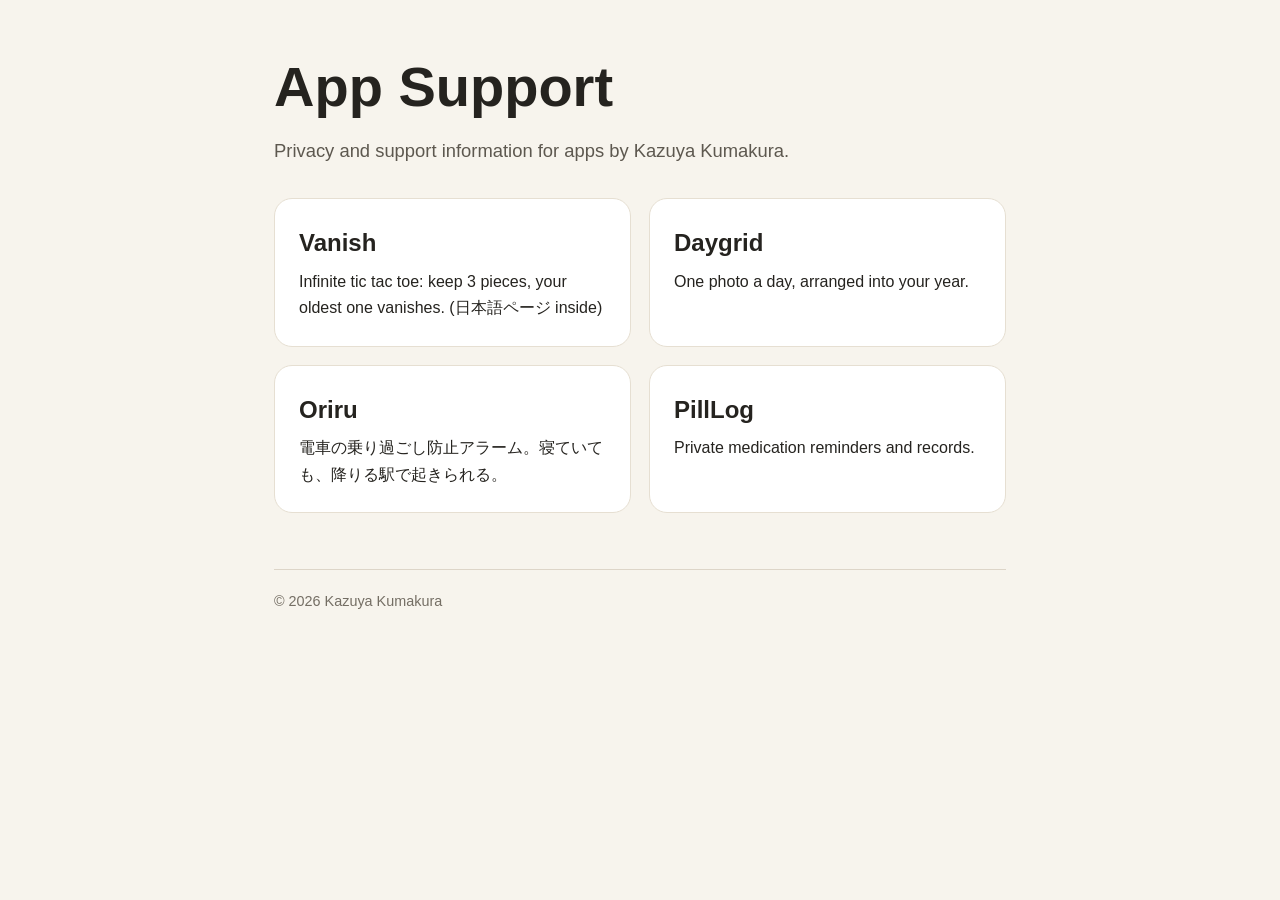
<file: index.html>
<!doctype html>
<html lang="en">
<head>
  <meta charset="utf-8">
  <meta name="viewport" content="width=device-width, initial-scale=1">
  <title>App Support</title>
  <meta name="msvalidate.01" content="3C7D04FC1CFB16EB8208263B5F65DC34">
  <link rel="stylesheet" href="styles.css">
</head>
<body><main>
  <h1>App Support</h1>
  <p class="lead">Privacy and support information for apps by Kazuya Kumakura.</p>
  <div class="cards">
    <a class="card" href="vanish/en/"><h2>Vanish</h2><span>Infinite tic tac toe: keep 3 pieces, your oldest one vanishes. (<span lang="ja">日本語ページ</span> inside)</span></a>
    <a class="card" href="daygrid/"><h2>Daygrid</h2><span>One photo a day, arranged into your year.</span></a>
    <a class="card" href="oriru/"><h2>Oriru</h2><span>電車の乗り過ごし防止アラーム。寝ていても、降りる駅で起きられる。</span></a>
    <a class="card" href="pilllog/"><h2>PillLog</h2><span>Private medication reminders and records.</span></a>
  </div>
  <footer>© 2026 Kazuya Kumakura</footer>
</main></body>
</html>
</file>
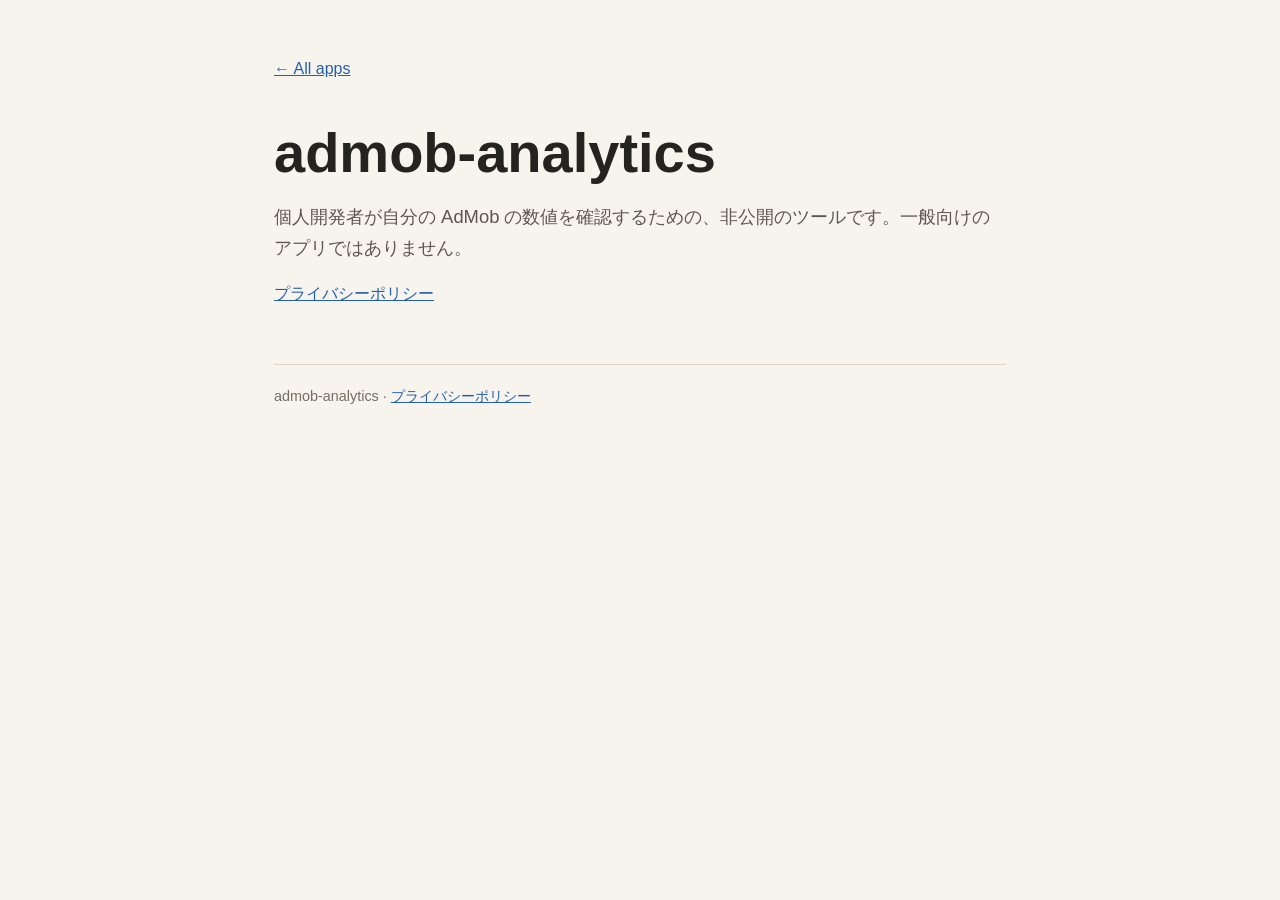
<file: admob-analytics/index.html>
<!doctype html>
<html lang="ja"><head>
  <meta charset="utf-8"><meta name="viewport" content="width=device-width, initial-scale=1">
  <title>admob-analytics — サポート</title><link rel="stylesheet" href="../styles.css">
</head><body><main>
  <nav><a href="../">← All apps</a></nav>
  <h1>admob-analytics</h1>
  <p class="lead">個人開発者が自分の AdMob の数値を確認するための、非公開のツールです。一般向けのアプリではありません。</p>
  <div class="links"><a href="privacy/">プライバシーポリシー</a></div>
  <footer>admob-analytics · <a href="privacy/">プライバシーポリシー</a></footer>
</main></body></html>
</file>
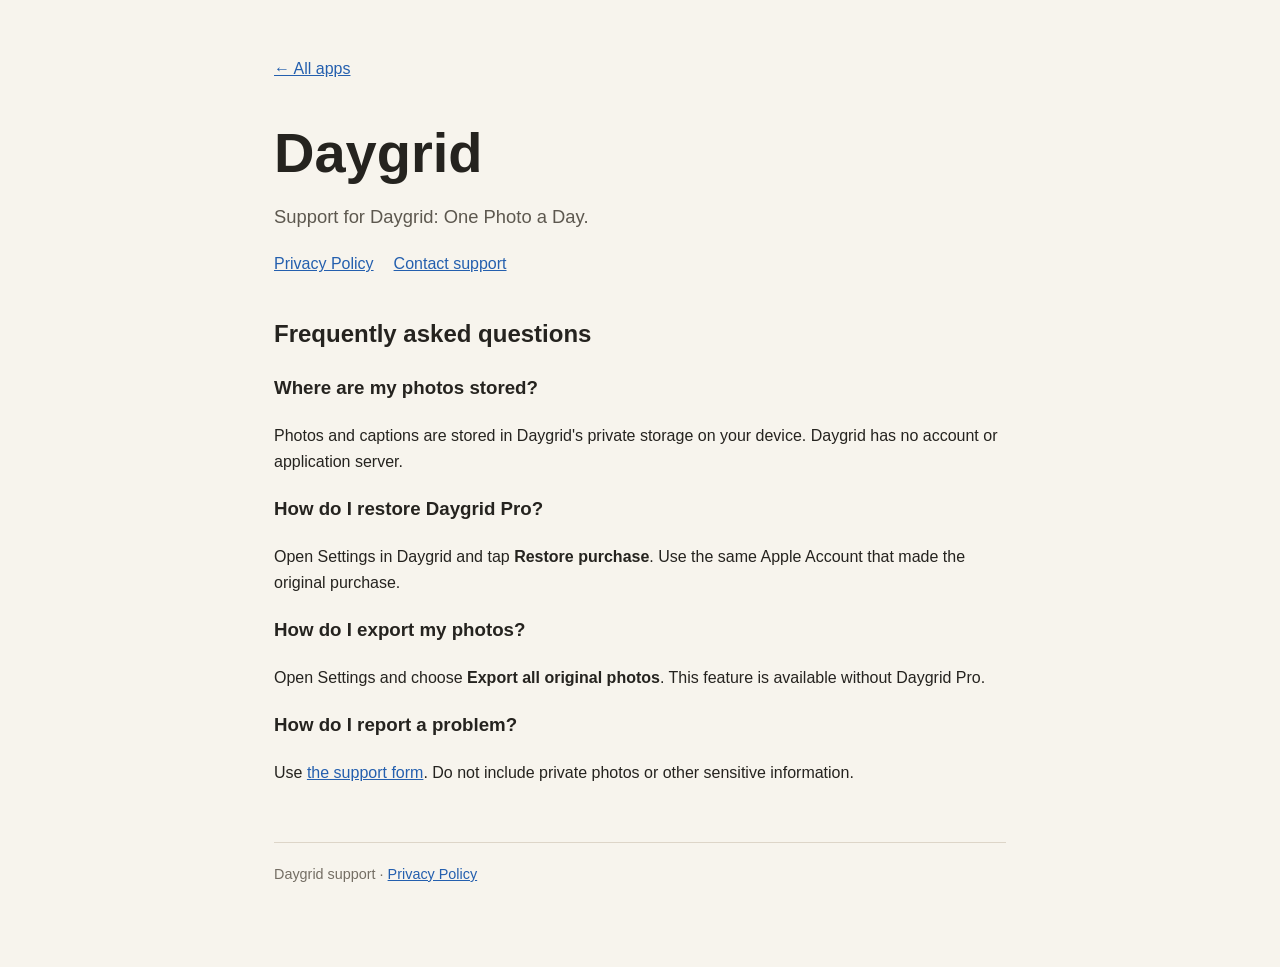
<file: daygrid/index.html>
<!doctype html>
<html lang="en"><head>
  <meta charset="utf-8"><meta name="viewport" content="width=device-width, initial-scale=1">
  <title>Daygrid — Support</title><link rel="stylesheet" href="../styles.css">
</head><body><main>
  <nav><a href="../">← All apps</a></nav>
  <h1>Daygrid</h1><p class="lead">Support for Daygrid: One Photo a Day.</p>
  <div class="links"><a href="privacy/">Privacy Policy</a><a href="https://github.com/bearone236/app-support/issues/new?labels=daygrid&amp;title=Daygrid%20support%3A%20">Contact support</a></div>
  <h2>Frequently asked questions</h2>
  <h3>Where are my photos stored?</h3><p>Photos and captions are stored in Daygrid's private storage on your device. Daygrid has no account or application server.</p>
  <h3>How do I restore Daygrid Pro?</h3><p>Open Settings in Daygrid and tap <strong>Restore purchase</strong>. Use the same Apple Account that made the original purchase.</p>
  <h3>How do I export my photos?</h3><p>Open Settings and choose <strong>Export all original photos</strong>. This feature is available without Daygrid Pro.</p>
  <h3>How do I report a problem?</h3><p>Use <a href="https://github.com/bearone236/app-support/issues/new?labels=daygrid&amp;title=Daygrid%20support%3A%20">the support form</a>. Do not include private photos or other sensitive information.</p>
  <footer>Daygrid support · <a href="privacy/">Privacy Policy</a></footer>
</main></body></html>
</file>
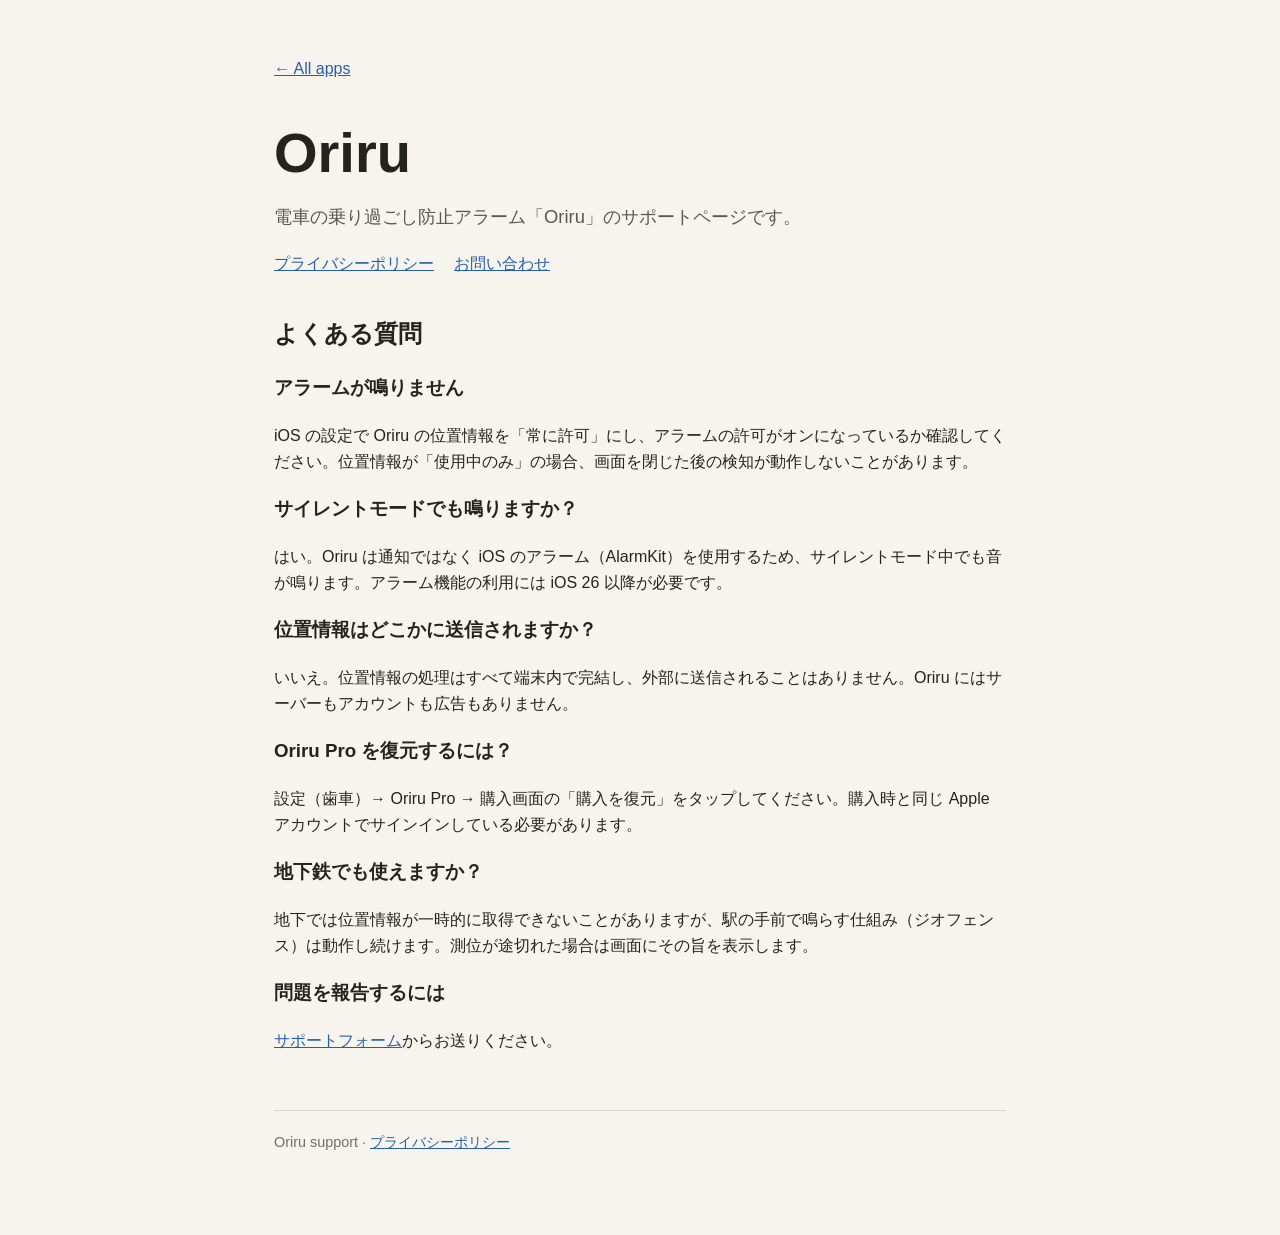
<file: oriru/index.html>
<!doctype html>
<html lang="ja"><head>
  <meta charset="utf-8"><meta name="viewport" content="width=device-width, initial-scale=1">
  <title>Oriru — サポート</title><link rel="stylesheet" href="../styles.css">
</head><body><main>
  <nav><a href="../">← All apps</a></nav>
  <h1>Oriru</h1><p class="lead">電車の乗り過ごし防止アラーム「Oriru」のサポートページです。</p>
  <div class="links"><a href="privacy/">プライバシーポリシー</a><a href="https://github.com/bearone236/app-support/issues/new?labels=oriru&amp;title=Oriru%20support%3A%20">お問い合わせ</a></div>
  <h2>よくある質問</h2>
  <h3>アラームが鳴りません</h3><p>iOS の設定で Oriru の位置情報を「常に許可」にし、アラームの許可がオンになっているか確認してください。位置情報が「使用中のみ」の場合、画面を閉じた後の検知が動作しないことがあります。</p>
  <h3>サイレントモードでも鳴りますか？</h3><p>はい。Oriru は通知ではなく iOS のアラーム（AlarmKit）を使用するため、サイレントモード中でも音が鳴ります。アラーム機能の利用には iOS 26 以降が必要です。</p>
  <h3>位置情報はどこかに送信されますか？</h3><p>いいえ。位置情報の処理はすべて端末内で完結し、外部に送信されることはありません。Oriru にはサーバーもアカウントも広告もありません。</p>
  <h3>Oriru Pro を復元するには？</h3><p>設定（歯車）→ Oriru Pro → 購入画面の「購入を復元」をタップしてください。購入時と同じ Apple アカウントでサインインしている必要があります。</p>
  <h3>地下鉄でも使えますか？</h3><p>地下では位置情報が一時的に取得できないことがありますが、駅の手前で鳴らす仕組み（ジオフェンス）は動作し続けます。測位が途切れた場合は画面にその旨を表示します。</p>
  <h3>問題を報告するには</h3><p><a href="https://github.com/bearone236/app-support/issues/new?labels=oriru&amp;title=Oriru%20support%3A%20">サポートフォーム</a>からお送りください。</p>
  <footer>Oriru support · <a href="privacy/">プライバシーポリシー</a></footer>
</main></body></html>
</file>
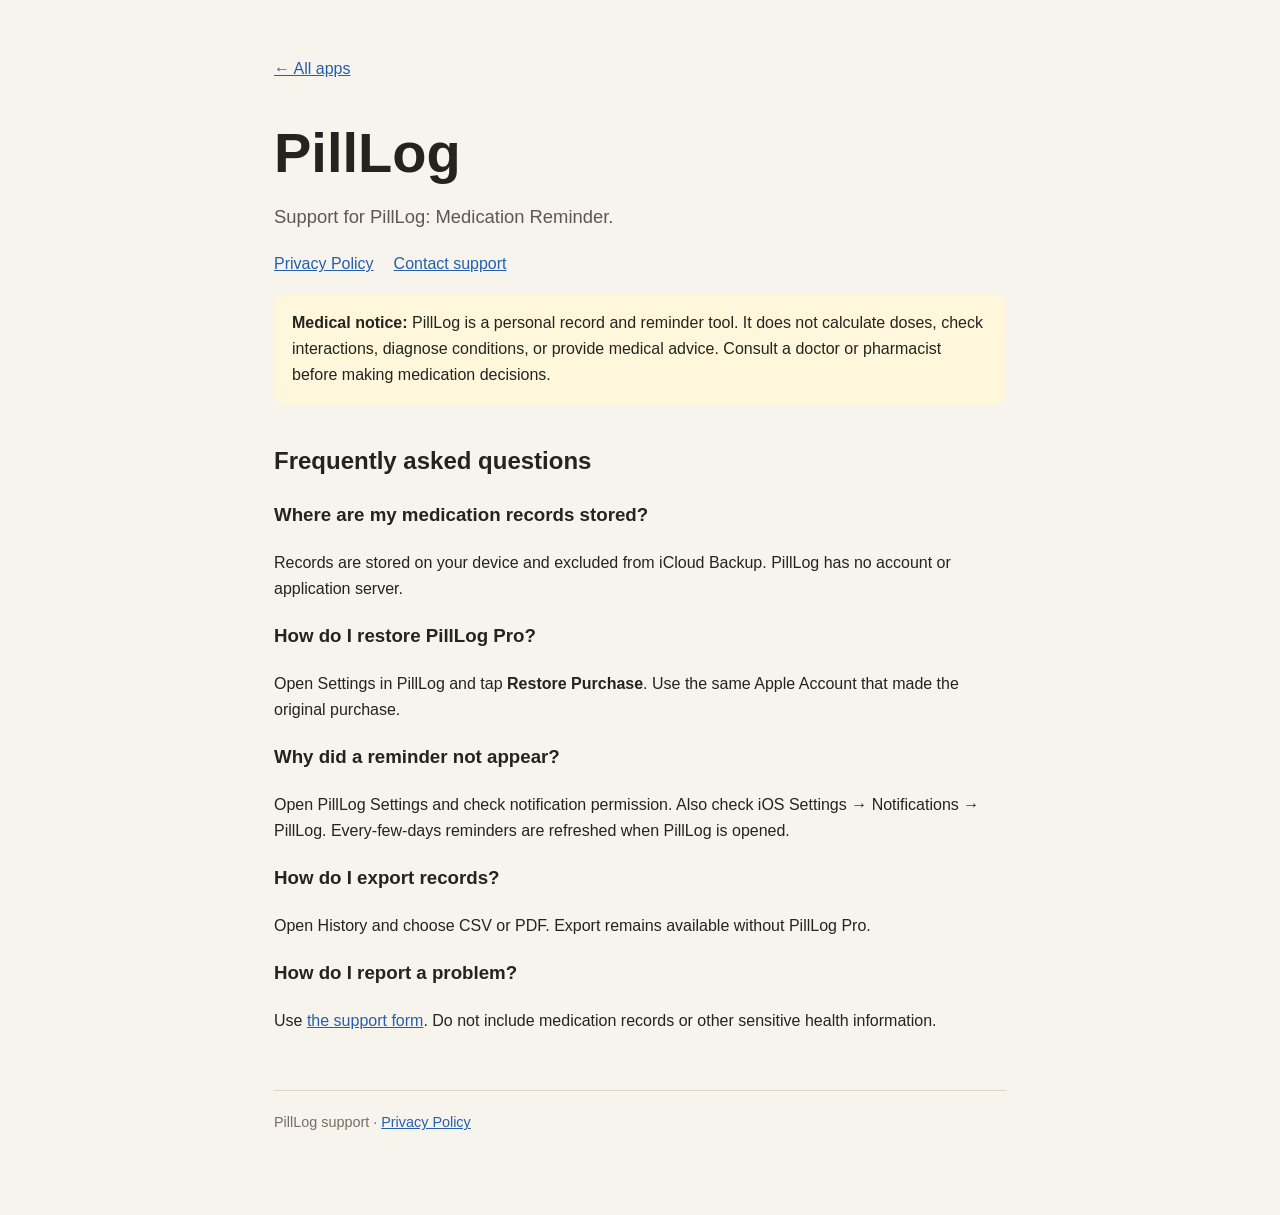
<file: pilllog/index.html>
<!doctype html>
<html lang="en"><head>
  <meta charset="utf-8"><meta name="viewport" content="width=device-width, initial-scale=1">
  <title>PillLog — Support</title><link rel="stylesheet" href="../styles.css">
</head><body><main>
  <nav><a href="../">← All apps</a></nav>
  <h1>PillLog</h1><p class="lead">Support for PillLog: Medication Reminder.</p>
  <div class="links"><a href="privacy/">Privacy Policy</a><a href="https://github.com/bearone236/app-support/issues/new?labels=pilllog&amp;title=PillLog%20support%3A%20">Contact support</a></div>
  <p class="notice"><strong>Medical notice:</strong> PillLog is a personal record and reminder tool. It does not calculate doses, check interactions, diagnose conditions, or provide medical advice. Consult a doctor or pharmacist before making medication decisions.</p>
  <h2>Frequently asked questions</h2>
  <h3>Where are my medication records stored?</h3><p>Records are stored on your device and excluded from iCloud Backup. PillLog has no account or application server.</p>
  <h3>How do I restore PillLog Pro?</h3><p>Open Settings in PillLog and tap <strong>Restore Purchase</strong>. Use the same Apple Account that made the original purchase.</p>
  <h3>Why did a reminder not appear?</h3><p>Open PillLog Settings and check notification permission. Also check iOS Settings → Notifications → PillLog. Every-few-days reminders are refreshed when PillLog is opened.</p>
  <h3>How do I export records?</h3><p>Open History and choose CSV or PDF. Export remains available without PillLog Pro.</p>
  <h3>How do I report a problem?</h3><p>Use <a href="https://github.com/bearone236/app-support/issues/new?labels=pilllog&amp;title=PillLog%20support%3A%20">the support form</a>. Do not include medication records or other sensitive health information.</p>
  <footer>PillLog support · <a href="privacy/">Privacy Policy</a></footer>
</main></body></html>
</file>
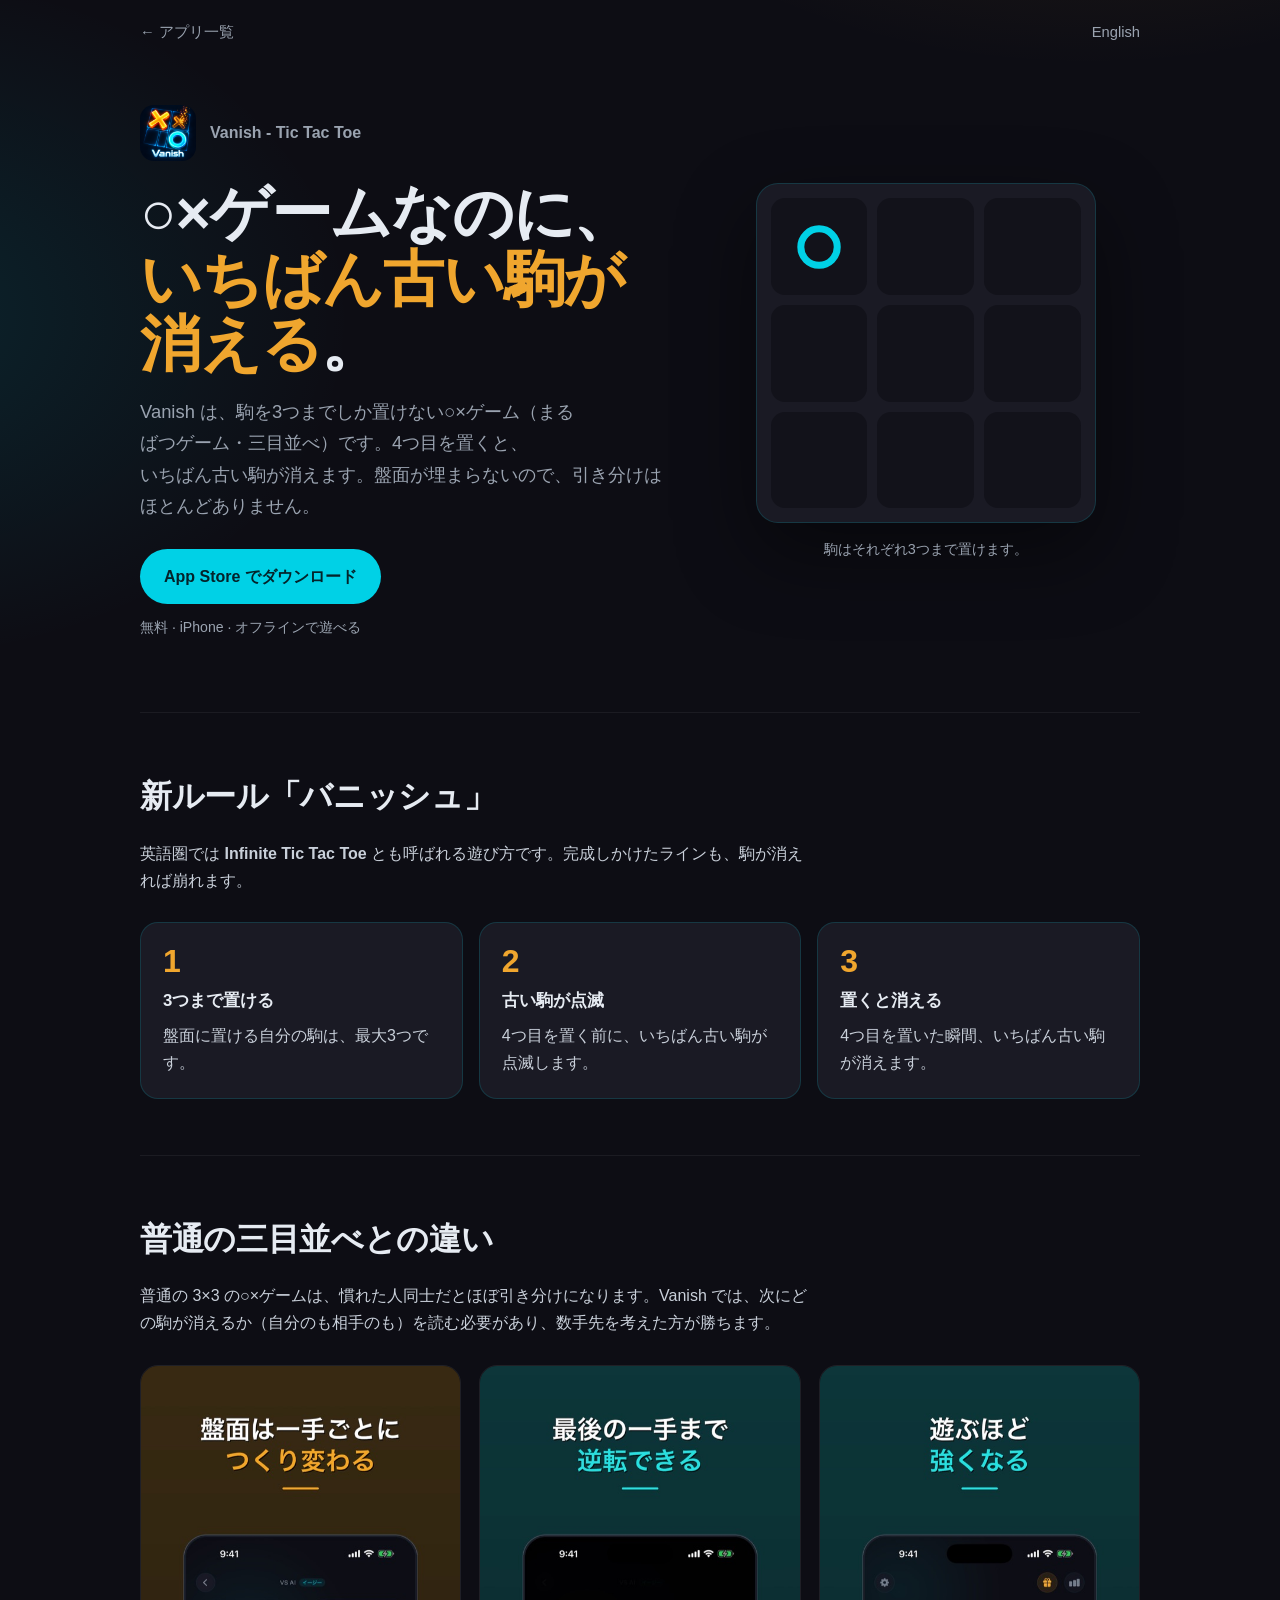
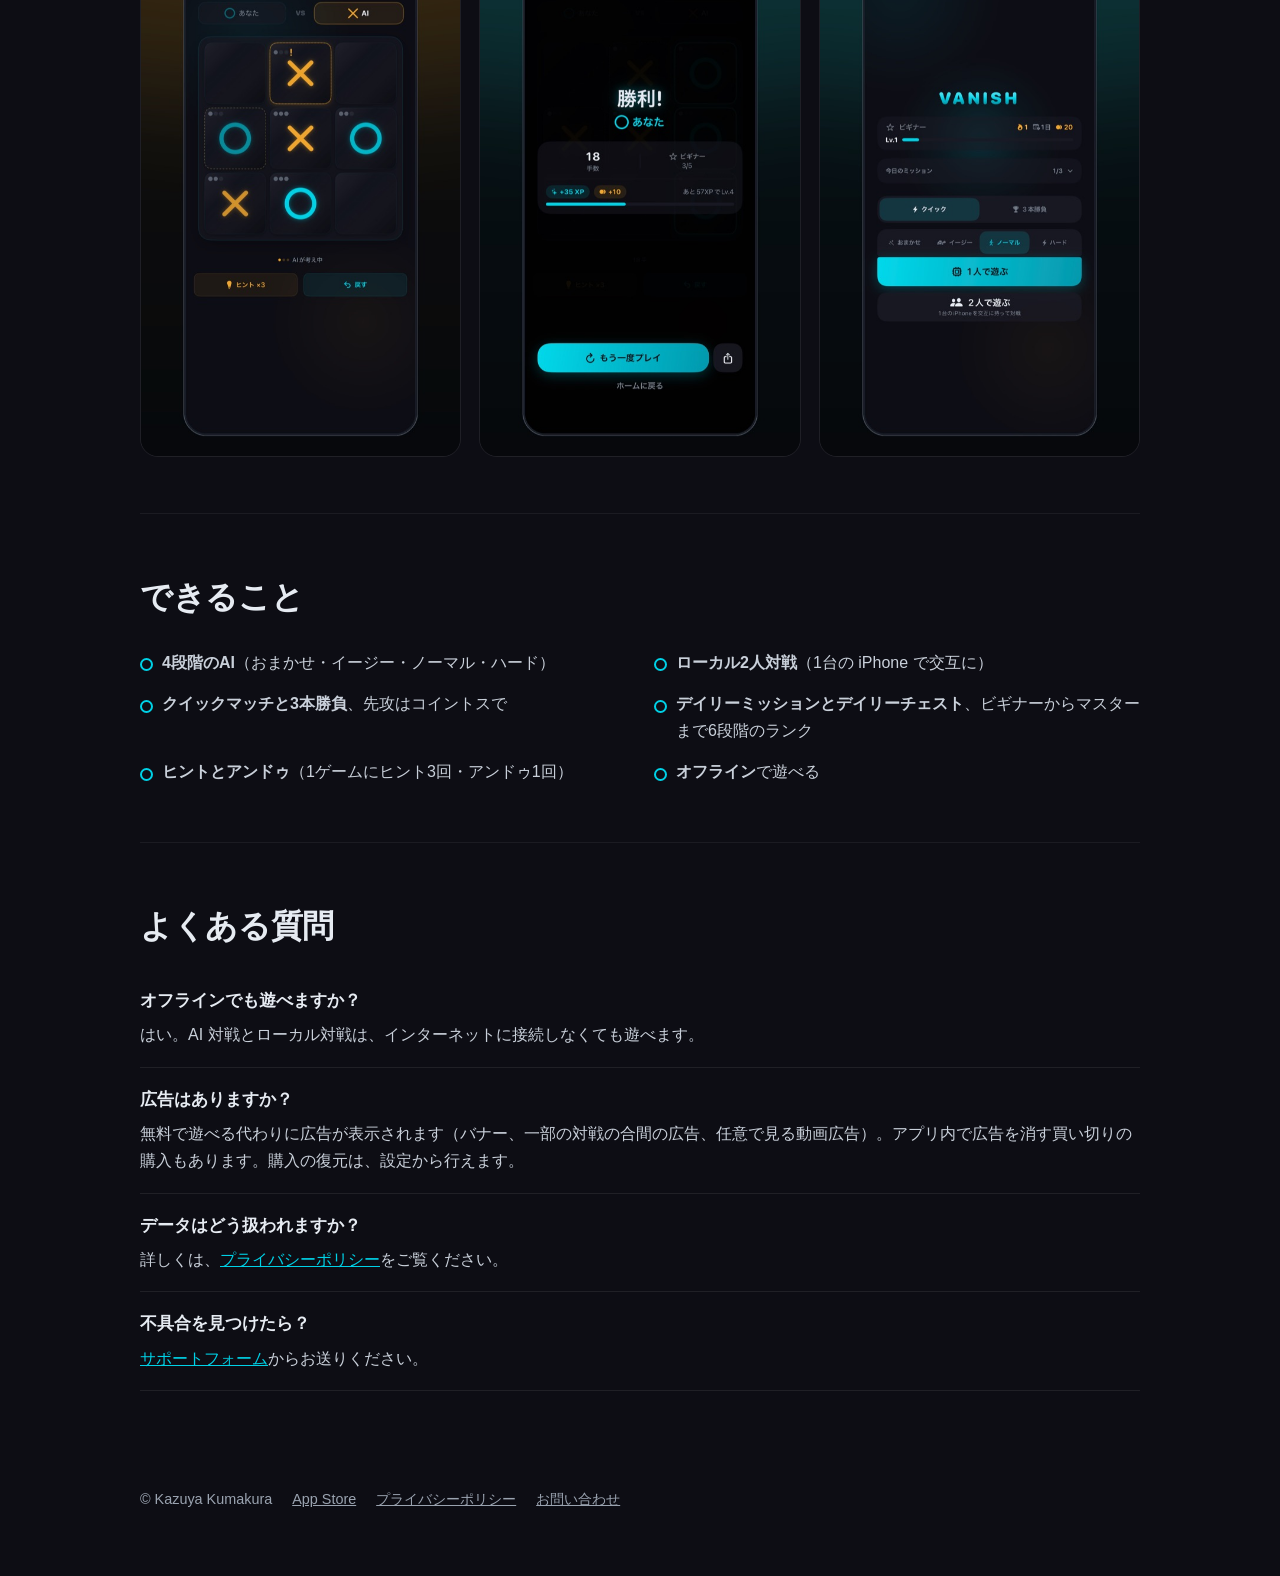
<file: vanish/index.html>
<!doctype html>
<html lang="ja"><head>
  <meta charset="utf-8"><meta name="viewport" content="width=device-width, initial-scale=1">
  <title>消える○×ゲーム（まるばつゲーム）Vanish — 三目並べの新ルール</title>
  <meta name="description" content="駒は最大3つ。4つ目を置くと、いちばん古い駒が消える○×ゲーム「Vanish」。AI対戦、ローカル2人対戦、オフラインで遊べます。">
  <link rel="canonical" href="https://bearone236.github.io/app-support/vanish/">
  <link rel="alternate" hreflang="ja" href="https://bearone236.github.io/app-support/vanish/">
  <link rel="alternate" hreflang="en" href="https://bearone236.github.io/app-support/vanish/en/">
  <link rel="alternate" hreflang="x-default" href="https://bearone236.github.io/app-support/vanish/en/">
  <link rel="stylesheet" href="vanish.css">
  <script type="application/ld+json">
  {
    "@context": "https://schema.org",
    "@type": "SoftwareApplication",
    "name": "Vanish - Tic Tac Toe",
    "alternateName": ["消える○×ゲーム", "Vanish"],
    "description": "○×ゲームに「消える」ルールを追加したパズル対戦ゲーム。駒は最大3つ、4つ目を置くと最も古い駒が消える。4段階のAI対戦、ローカル2人対戦、オフラインプレイに対応。",
    "applicationCategory": "GameApplication",
    "genre": ["Board game", "Puzzle"],
    "operatingSystem": "iOS",
    "inLanguage": ["ja", "en"],
    "url": "https://bearone236.github.io/app-support/vanish/",
    "downloadUrl": "https://apps.apple.com/app/id6759029498",
    "author": {"@type": "Person", "name": "Kazuya Kumakura"}
  }
  </script>
  <script type="application/ld+json">
  {
    "@context": "https://schema.org",
    "@type": "FAQPage",
    "mainEntity": [
      {"@type": "Question", "name": "オフラインでも遊べますか？", "acceptedAnswer": {"@type": "Answer", "text": "はい。AI対戦とローカル対戦は、インターネットに接続しなくても遊べます。"}},
      {"@type": "Question", "name": "広告はありますか？", "acceptedAnswer": {"@type": "Answer", "text": "無料で遊べる代わりに広告が表示されます（バナー、一部の対戦の合間の広告、任意で見る動画広告）。アプリ内で広告を消す買い切りの購入もあります。"}}
    ]
  }
  </script>
</head><body>
<div class="wrap">
  <nav class="top" aria-label="サイト"><a href="../">← アプリ一覧</a><a href="en/" hreflang="en" lang="en">English</a></nav>
  <main>
    <header class="hero">
      <div>
        <div class="brand"><img src="img/icon.png" width="56" height="56" alt=""><span>Vanish - Tic Tac Toe</span></div>
        <h1>○×ゲームなのに、<em>いちばん古い駒が消える</em>。</h1>
        <p class="lead">Vanish は、駒を3つまでしか置けない○×ゲーム（まるばつゲーム・三目並べ）です。4つ目を置くと、いちばん古い駒が消えます。盤面が埋まらないので、引き分けはほとんどありません。</p>
        <a class="cta" href="https://apps.apple.com/app/id6759029498">App Store でダウンロード</a>
        <span class="cta-note">無料 · iPhone · オフラインで遊べる</span>
      </div>
      <figure class="demo" style="margin:0">
        <div class="board" data-demo-board data-captions="{&quot;place&quot;: &quot;駒はそれぞれ3つまで置けます。&quot;, &quot;warn&quot;: &quot;点滅している駒が、次の一手で消えます。&quot;, &quot;vanish&quot;: &quot;4つ目を置いたので、いちばん古い駒が消えました。&quot;, &quot;static&quot;: &quot;消える直前の駒は点滅して知らせます。&quot;}" role="img" aria-label="デモの盤面。それぞれ駒は3つまでで、4つ目を置くといちばん古い駒が点滅して消える。"><div class="cell"></div><div class="cell"></div><div class="cell"></div><div class="cell"></div><div class="cell"></div><div class="cell"></div><div class="cell"></div><div class="cell"></div><div class="cell"></div></div>
        <figcaption class="demo-caption" data-demo-caption aria-hidden="true"></figcaption>
      </figure>
    </header>

    <section>
      <h2>新ルール「バニッシュ」</h2>
      <p class="prose">英語圏では <strong>Infinite Tic Tac Toe</strong> とも呼ばれる遊び方です。完成しかけたラインも、駒が消えれば崩れます。</p>
      <div class="steps"><div class="step"><b>1</b><h3>3つまで置ける</h3><p>盤面に置ける自分の駒は、最大3つです。</p></div><div class="step"><b>2</b><h3>古い駒が点滅</h3><p>4つ目を置く前に、いちばん古い駒が点滅します。</p></div><div class="step"><b>3</b><h3>置くと消える</h3><p>4つ目を置いた瞬間、いちばん古い駒が消えます。</p></div></div>
    </section>

    <section>
      <h2>普通の三目並べとの違い</h2>
      <p class="prose">普通の 3×3 の○×ゲームは、慣れた人同士だとほぼ引き分けになります。Vanish では、次にどの駒が消えるか（自分のも相手のも）を読む必要があり、数手先を考えた方が勝ちます。</p>
      <div class="shots"><img src="img/ja-2_vanished.jpg" width="540" height="1168" loading="lazy" alt="対局中の画面。いちばん古い駒がまもなく消える"><img src="img/ja-3_win.jpg" width="540" height="1168" loading="lazy" alt="ラインがそろって勝った画面"><img src="img/ja-4_home.jpg" width="540" height="1168" loading="lazy" alt="デイリーミッションとランクが並ぶホーム画面"></div>
    </section>

    <section>
      <h2>できること</h2>
      <ul class="features"><li><strong>4段階のAI</strong>（おまかせ・イージー・ノーマル・ハード）</li><li><strong>ローカル2人対戦</strong>（1台の iPhone で交互に）</li><li><strong>クイックマッチと3本勝負</strong>、先攻はコイントスで</li><li><strong>デイリーミッションとデイリーチェスト</strong>、ビギナーからマスターまで6段階のランク</li><li><strong>ヒントとアンドゥ</strong>（1ゲームにヒント3回・アンドゥ1回）</li><li><strong>オフライン</strong>で遊べる</li></ul>
    </section>

    <section class="faq">
      <h2>よくある質問</h2>
      <div class="qa"><h3>オフラインでも遊べますか？</h3><p>はい。AI 対戦とローカル対戦は、インターネットに接続しなくても遊べます。</p></div><div class="qa"><h3>広告はありますか？</h3><p>無料で遊べる代わりに広告が表示されます（バナー、一部の対戦の合間の広告、任意で見る動画広告）。アプリ内で広告を消す買い切りの購入もあります。購入の復元は、設定から行えます。</p></div><div class="qa"><h3>データはどう扱われますか？</h3><p>詳しくは、<a href="https://bearone236.github.io/vanish-tic-tac-toe-privacy/">プライバシーポリシー</a>をご覧ください。</p></div><div class="qa"><h3>不具合を見つけたら？</h3><p><a href="https://github.com/bearone236/app-support/issues/new?labels=vanish&amp;title=Vanish%20support%3A%20">サポートフォーム</a>からお送りください。</p></div>
    </section>
  </main>
  <footer>
    <span>© Kazuya Kumakura</span>
    <a href="https://apps.apple.com/app/id6759029498">App Store</a>
    <a href="https://bearone236.github.io/vanish-tic-tac-toe-privacy/">プライバシーポリシー</a>
    <a href="https://github.com/bearone236/app-support/issues/new?labels=vanish&amp;title=Vanish%20support%3A%20">お問い合わせ</a>
  </footer>
</div>
<script src="vanish-demo.js" defer></script>
</body></html>
</file>
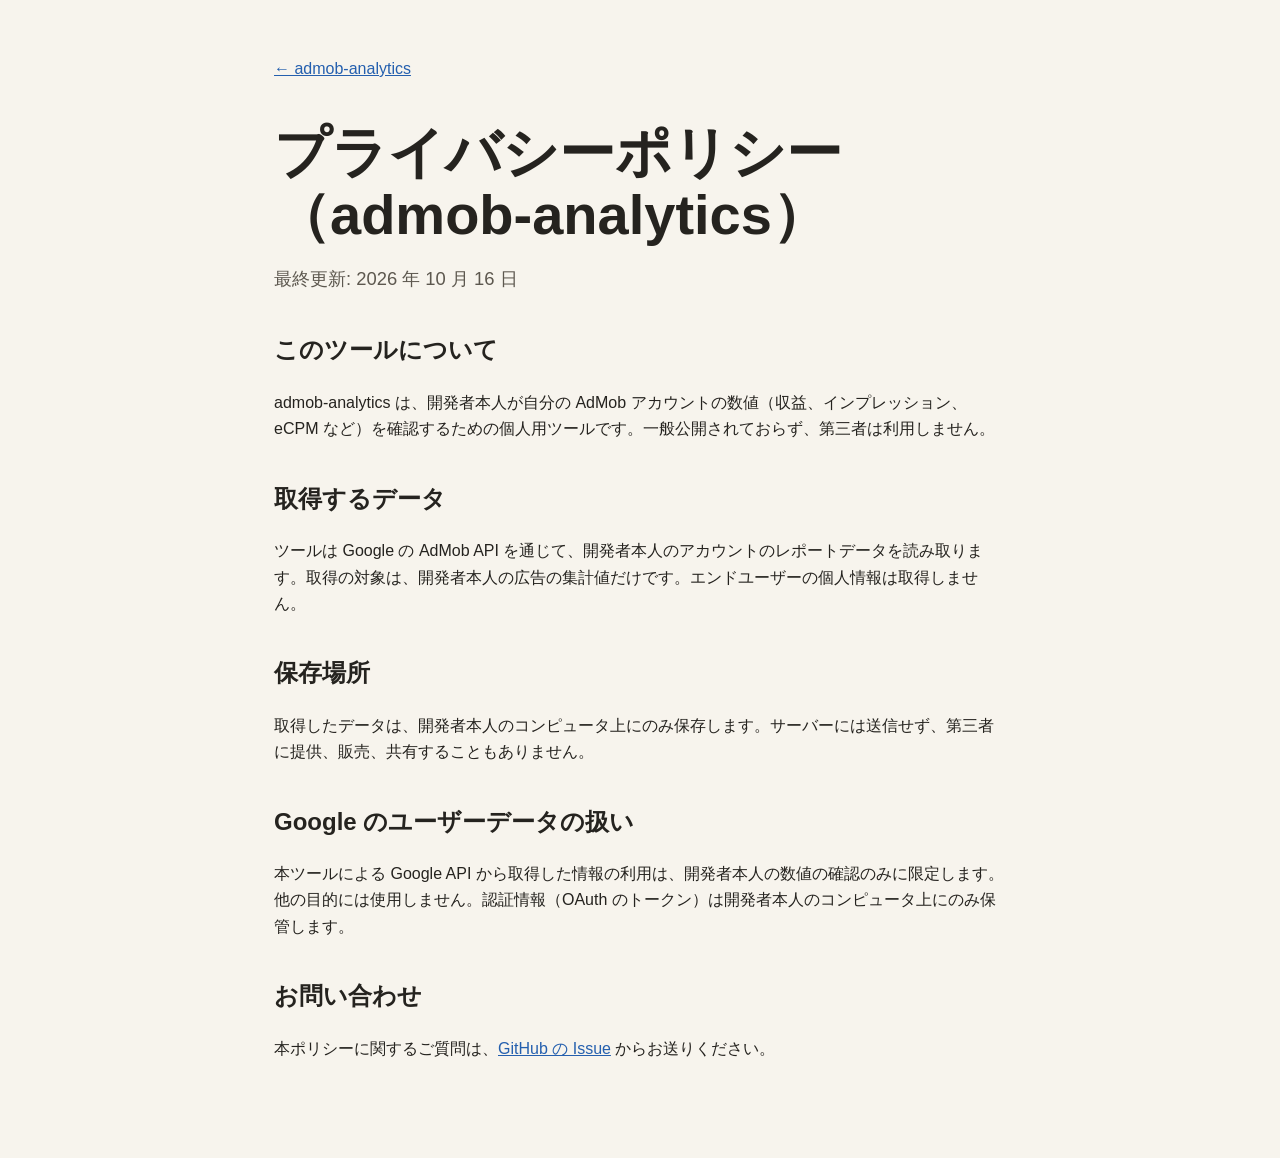
<file: admob-analytics/privacy/index.html>
<!doctype html>
<html lang="ja"><head>
  <meta charset="utf-8"><meta name="viewport" content="width=device-width, initial-scale=1">
  <title>admob-analytics — プライバシーポリシー</title><link rel="stylesheet" href="../../styles.css">
</head><body><main>
  <nav><a href="../">← admob-analytics</a></nav>
  <h1>プライバシーポリシー（admob-analytics）</h1>
  <p class="lead">最終更新: 2026 年 10 月 16 日</p>

  <h2>このツールについて</h2>
  <p>admob-analytics は、開発者本人が自分の AdMob アカウントの数値（収益、インプレッション、eCPM など）を確認するための個人用ツールです。一般公開されておらず、第三者は利用しません。</p>

  <h2>取得するデータ</h2>
  <p>ツールは Google の AdMob API を通じて、開発者本人のアカウントのレポートデータを読み取ります。取得の対象は、開発者本人の広告の集計値だけです。エンドユーザーの個人情報は取得しません。</p>

  <h2>保存場所</h2>
  <p>取得したデータは、開発者本人のコンピュータ上にのみ保存します。サーバーには送信せず、第三者に提供、販売、共有することもありません。</p>

  <h2>Google のユーザーデータの扱い</h2>
  <p>本ツールによる Google API から取得した情報の利用は、開発者本人の数値の確認のみに限定します。他の目的には使用しません。認証情報（OAuth のトークン）は開発者本人のコンピュータ上にのみ保管します。</p>

  <h2>お問い合わせ</h2>
  <p>本ポリシーに関するご質問は、<a href="https://github.com/bearone236/app-support/issues/new?labels=admob-analytics&amp;title=admob-analytics%20support%3A%20">GitHub の Issue</a> からお送りください。</p>
</main></body></html>
</file>
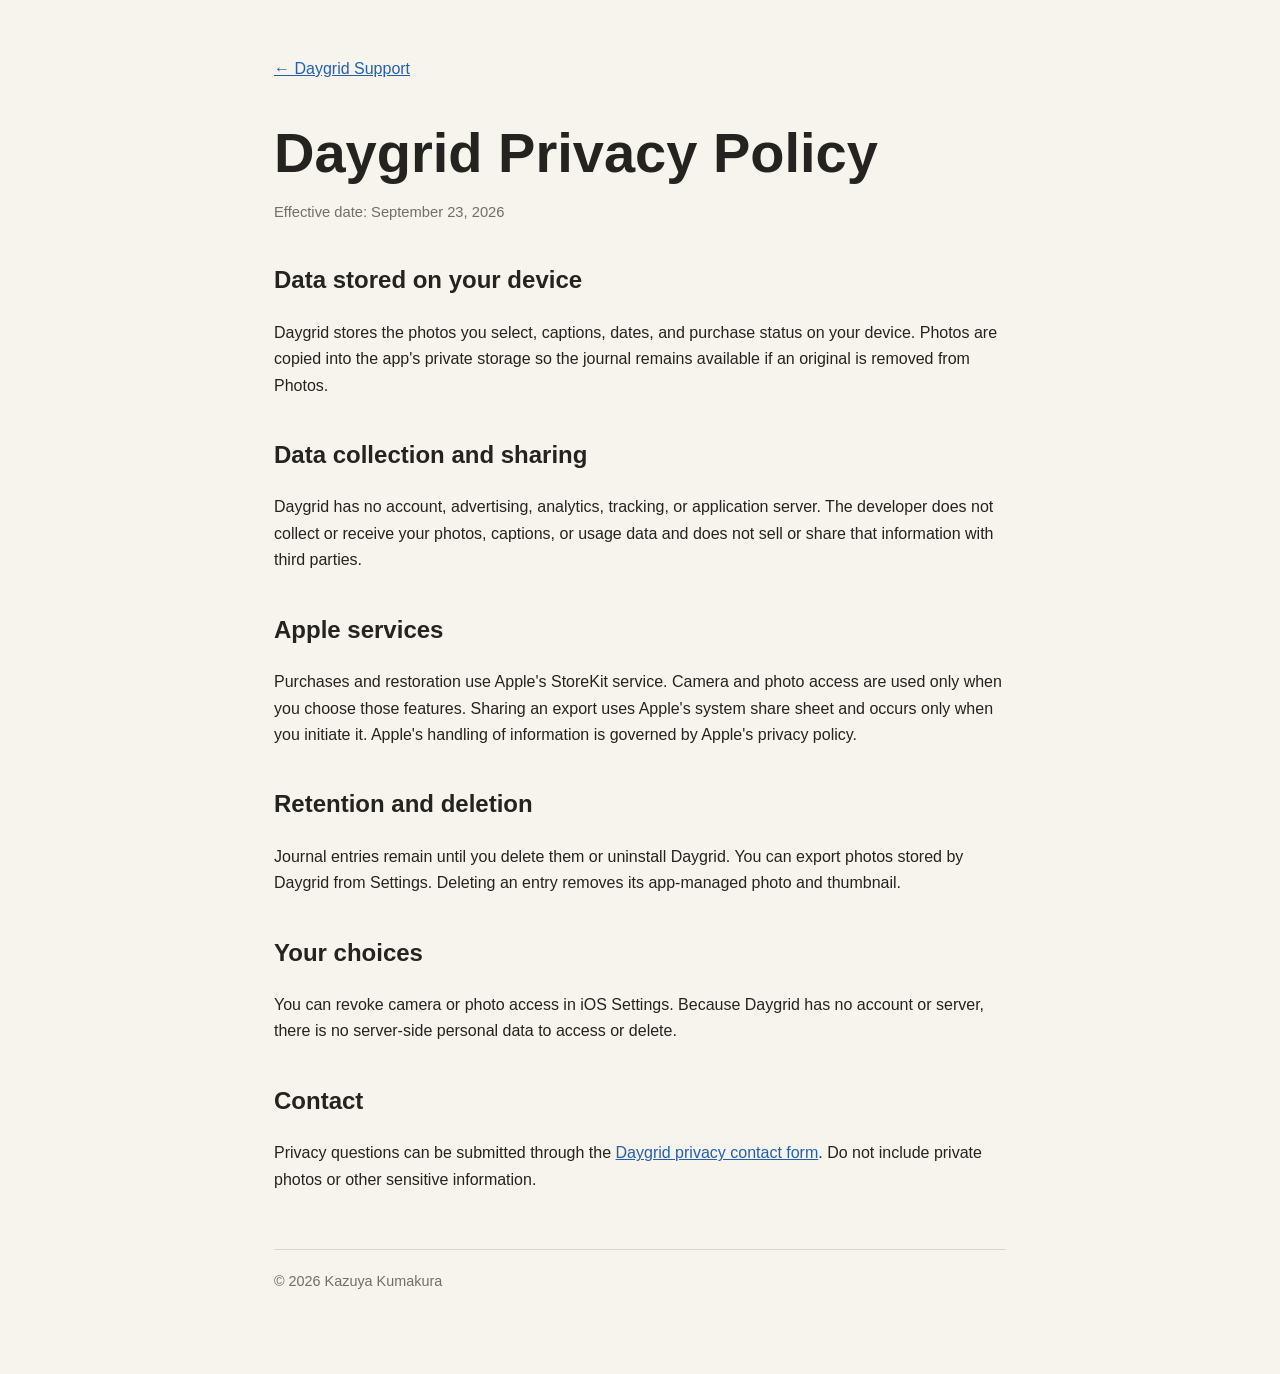
<file: daygrid/privacy/index.html>
<!doctype html>
<html lang="en"><head>
  <meta charset="utf-8"><meta name="viewport" content="width=device-width, initial-scale=1">
  <title>Daygrid — Privacy Policy</title><link rel="stylesheet" href="../../styles.css">
</head><body><main>
  <nav><a href="../">← Daygrid Support</a></nav>
  <h1>Daygrid Privacy Policy</h1><p class="meta">Effective date: September 23, 2026</p>
  <h2>Data stored on your device</h2><p>Daygrid stores the photos you select, captions, dates, and purchase status on your device. Photos are copied into the app's private storage so the journal remains available if an original is removed from Photos.</p>
  <h2>Data collection and sharing</h2><p>Daygrid has no account, advertising, analytics, tracking, or application server. The developer does not collect or receive your photos, captions, or usage data and does not sell or share that information with third parties.</p>
  <h2>Apple services</h2><p>Purchases and restoration use Apple's StoreKit service. Camera and photo access are used only when you choose those features. Sharing an export uses Apple's system share sheet and occurs only when you initiate it. Apple's handling of information is governed by Apple's privacy policy.</p>
  <h2>Retention and deletion</h2><p>Journal entries remain until you delete them or uninstall Daygrid. You can export photos stored by Daygrid from Settings. Deleting an entry removes its app-managed photo and thumbnail.</p>
  <h2>Your choices</h2><p>You can revoke camera or photo access in iOS Settings. Because Daygrid has no account or server, there is no server-side personal data to access or delete.</p>
  <h2>Contact</h2><p>Privacy questions can be submitted through the <a href="https://github.com/bearone236/app-support/issues/new?labels=daygrid,privacy&amp;title=Daygrid%20privacy%3A%20">Daygrid privacy contact form</a>. Do not include private photos or other sensitive information.</p>
  <footer>© 2026 Kazuya Kumakura</footer>
</main></body></html>
</file>
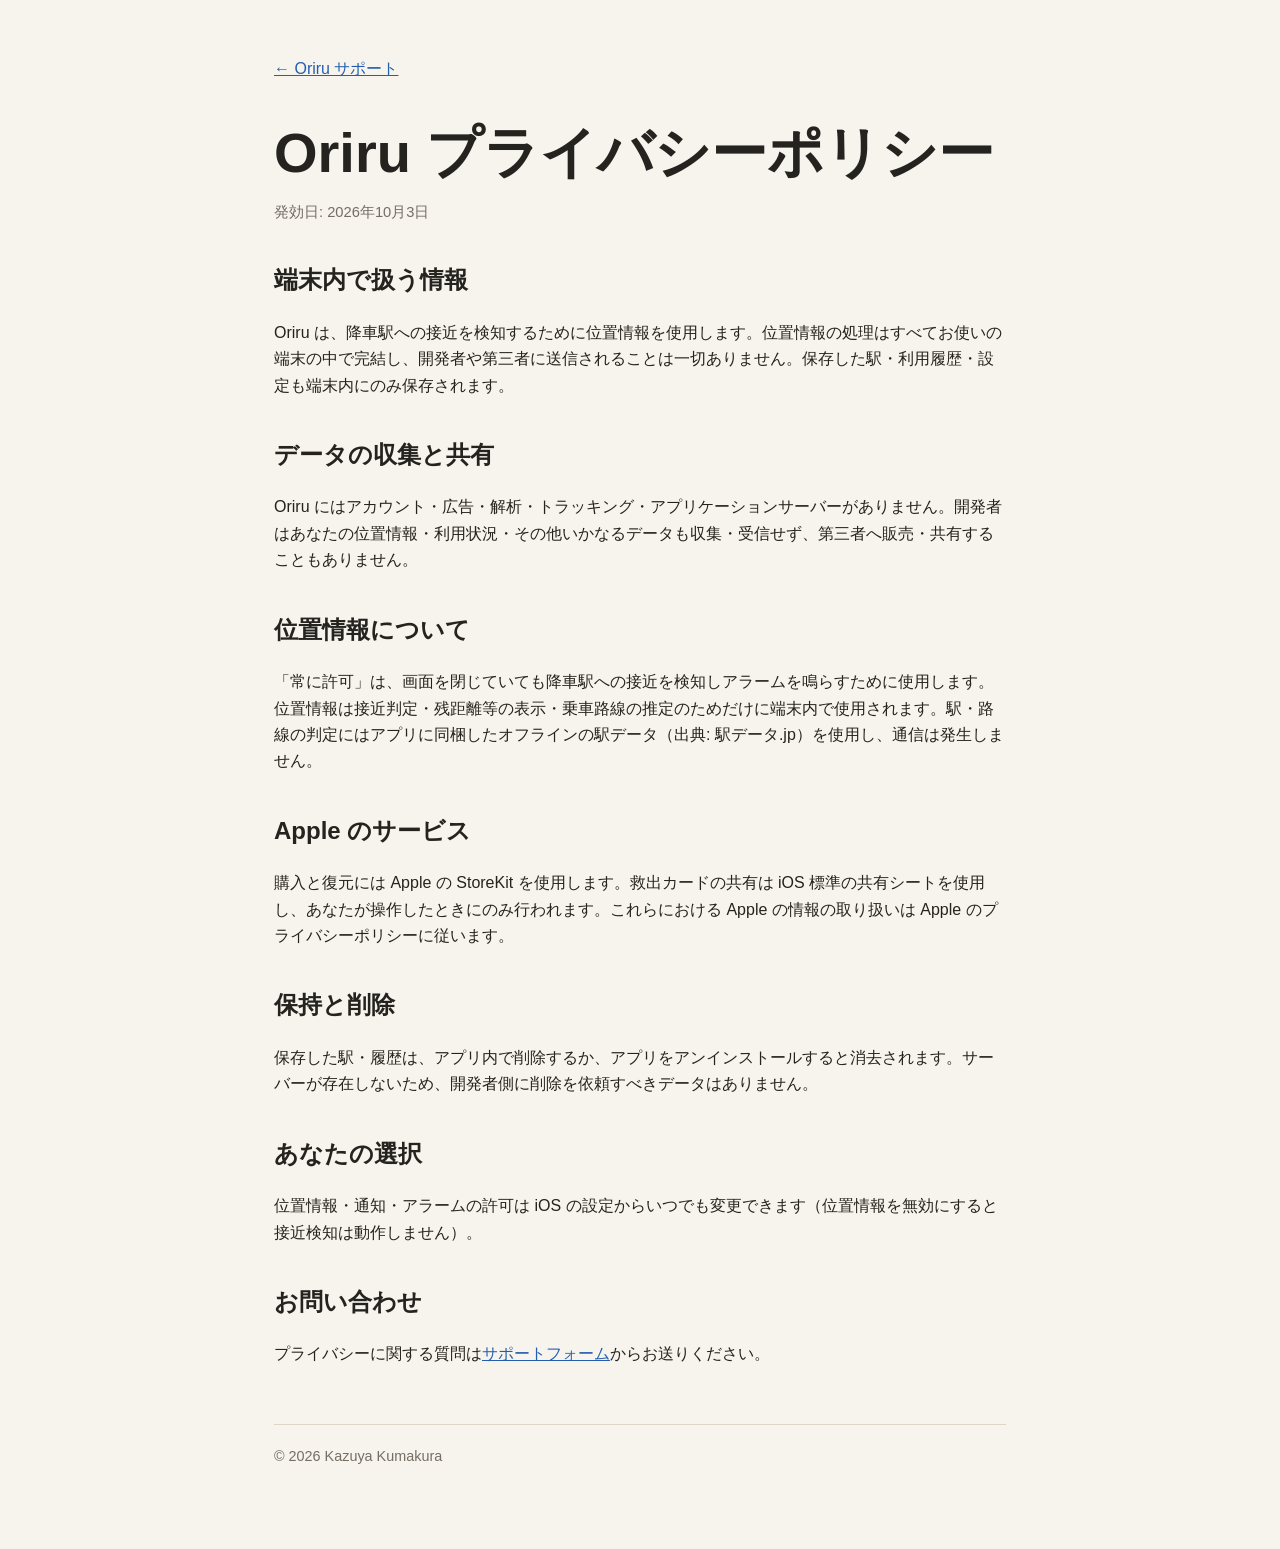
<file: oriru/privacy/index.html>
<!doctype html>
<html lang="ja"><head>
  <meta charset="utf-8"><meta name="viewport" content="width=device-width, initial-scale=1">
  <title>Oriru — プライバシーポリシー</title><link rel="stylesheet" href="../../styles.css">
</head><body><main>
  <nav><a href="../">← Oriru サポート</a></nav>
  <h1>Oriru プライバシーポリシー</h1><p class="meta">発効日: 2026年10月3日</p>
  <h2>端末内で扱う情報</h2><p>Oriru は、降車駅への接近を検知するために位置情報を使用します。位置情報の処理はすべてお使いの端末の中で完結し、開発者や第三者に送信されることは一切ありません。保存した駅・利用履歴・設定も端末内にのみ保存されます。</p>
  <h2>データの収集と共有</h2><p>Oriru にはアカウント・広告・解析・トラッキング・アプリケーションサーバーがありません。開発者はあなたの位置情報・利用状況・その他いかなるデータも収集・受信せず、第三者へ販売・共有することもありません。</p>
  <h2>位置情報について</h2><p>「常に許可」は、画面を閉じていても降車駅への接近を検知しアラームを鳴らすために使用します。位置情報は接近判定・残距離等の表示・乗車路線の推定のためだけに端末内で使用されます。駅・路線の判定にはアプリに同梱したオフラインの駅データ（出典: 駅データ.jp）を使用し、通信は発生しません。</p>
  <h2>Apple のサービス</h2><p>購入と復元には Apple の StoreKit を使用します。救出カードの共有は iOS 標準の共有シートを使用し、あなたが操作したときにのみ行われます。これらにおける Apple の情報の取り扱いは Apple のプライバシーポリシーに従います。</p>
  <h2>保持と削除</h2><p>保存した駅・履歴は、アプリ内で削除するか、アプリをアンインストールすると消去されます。サーバーが存在しないため、開発者側に削除を依頼すべきデータはありません。</p>
  <h2>あなたの選択</h2><p>位置情報・通知・アラームの許可は iOS の設定からいつでも変更できます（位置情報を無効にすると接近検知は動作しません）。</p>
  <h2>お問い合わせ</h2><p>プライバシーに関する質問は<a href="https://github.com/bearone236/app-support/issues/new?labels=oriru,privacy&amp;title=Oriru%20privacy%3A%20">サポートフォーム</a>からお送りください。</p>
  <footer>© 2026 Kazuya Kumakura</footer>
</main></body></html>
</file>
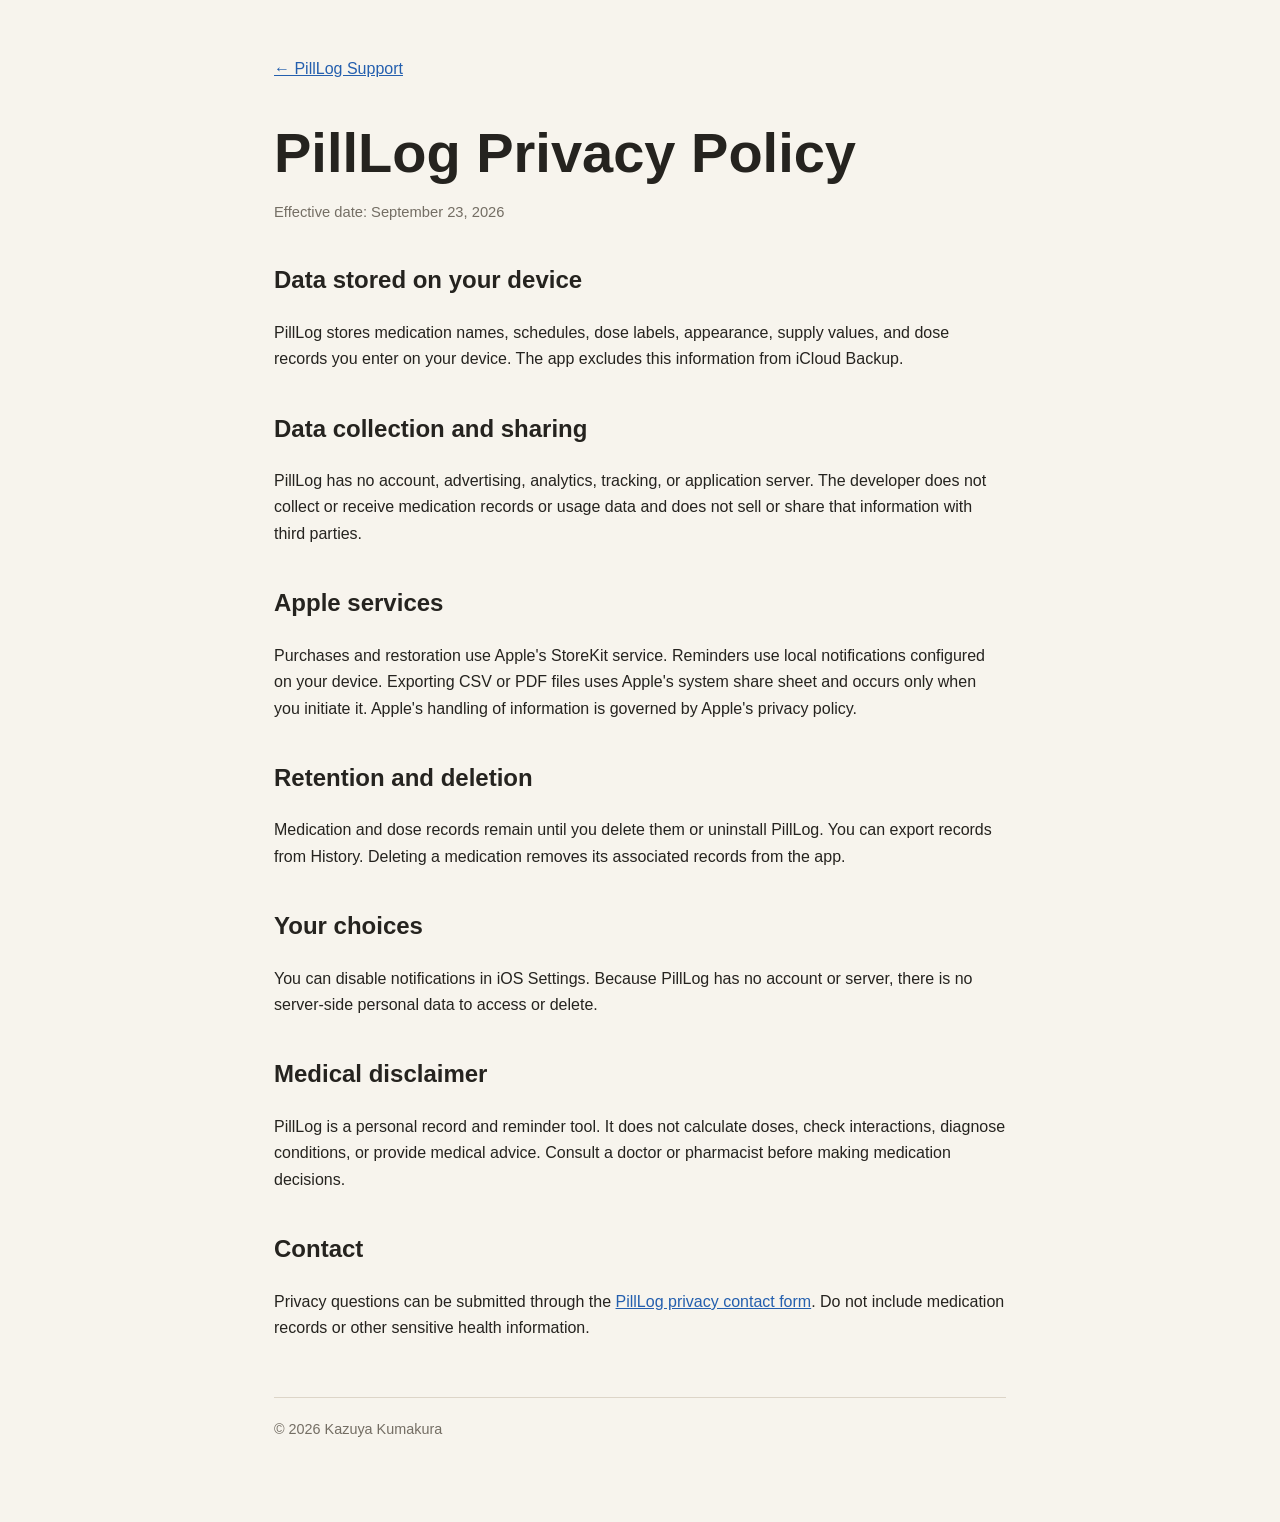
<file: pilllog/privacy/index.html>
<!doctype html>
<html lang="en"><head>
  <meta charset="utf-8"><meta name="viewport" content="width=device-width, initial-scale=1">
  <title>PillLog — Privacy Policy</title><link rel="stylesheet" href="../../styles.css">
</head><body><main>
  <nav><a href="../">← PillLog Support</a></nav>
  <h1>PillLog Privacy Policy</h1><p class="meta">Effective date: September 23, 2026</p>
  <h2>Data stored on your device</h2><p>PillLog stores medication names, schedules, dose labels, appearance, supply values, and dose records you enter on your device. The app excludes this information from iCloud Backup.</p>
  <h2>Data collection and sharing</h2><p>PillLog has no account, advertising, analytics, tracking, or application server. The developer does not collect or receive medication records or usage data and does not sell or share that information with third parties.</p>
  <h2>Apple services</h2><p>Purchases and restoration use Apple's StoreKit service. Reminders use local notifications configured on your device. Exporting CSV or PDF files uses Apple's system share sheet and occurs only when you initiate it. Apple's handling of information is governed by Apple's privacy policy.</p>
  <h2>Retention and deletion</h2><p>Medication and dose records remain until you delete them or uninstall PillLog. You can export records from History. Deleting a medication removes its associated records from the app.</p>
  <h2>Your choices</h2><p>You can disable notifications in iOS Settings. Because PillLog has no account or server, there is no server-side personal data to access or delete.</p>
  <h2>Medical disclaimer</h2><p>PillLog is a personal record and reminder tool. It does not calculate doses, check interactions, diagnose conditions, or provide medical advice. Consult a doctor or pharmacist before making medication decisions.</p>
  <h2>Contact</h2><p>Privacy questions can be submitted through the <a href="https://github.com/bearone236/app-support/issues/new?labels=pilllog,privacy&amp;title=PillLog%20privacy%3A%20">PillLog privacy contact form</a>. Do not include medication records or other sensitive health information.</p>
  <footer>© 2026 Kazuya Kumakura</footer>
</main></body></html>
</file>
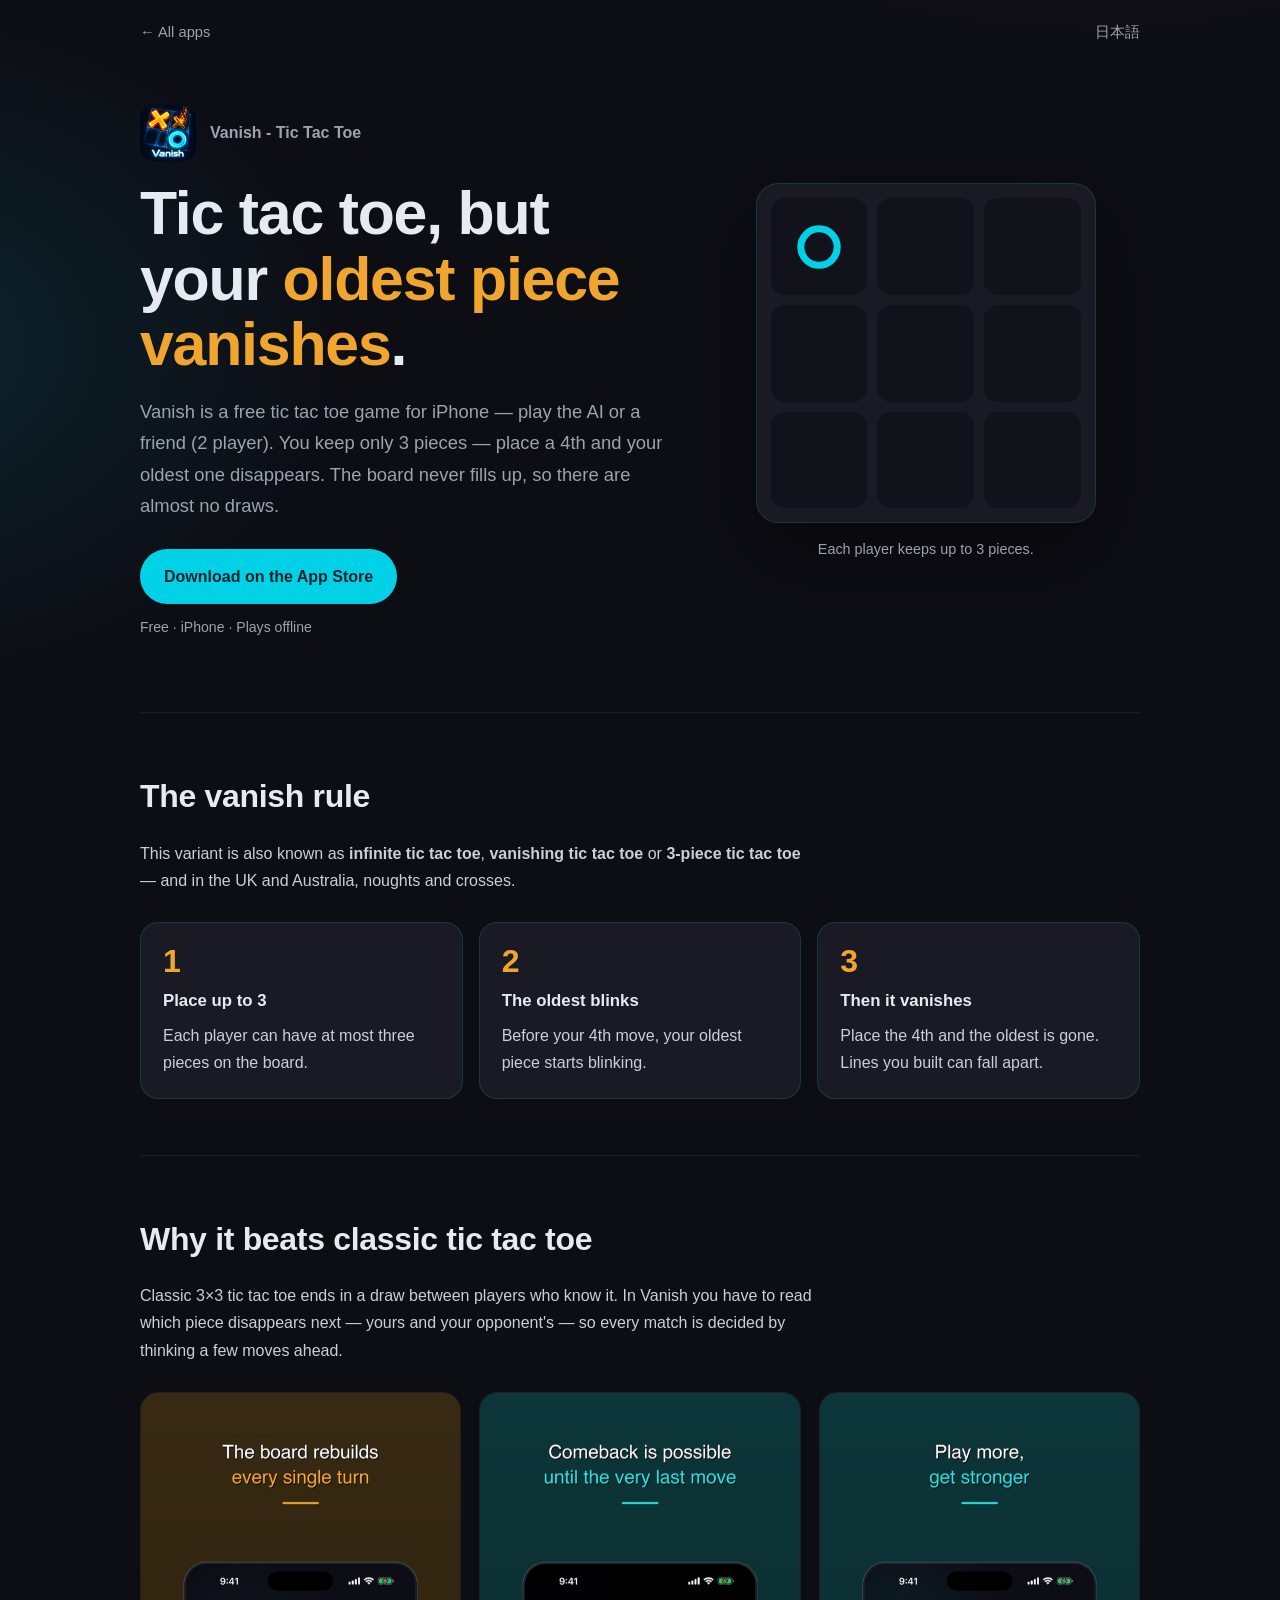
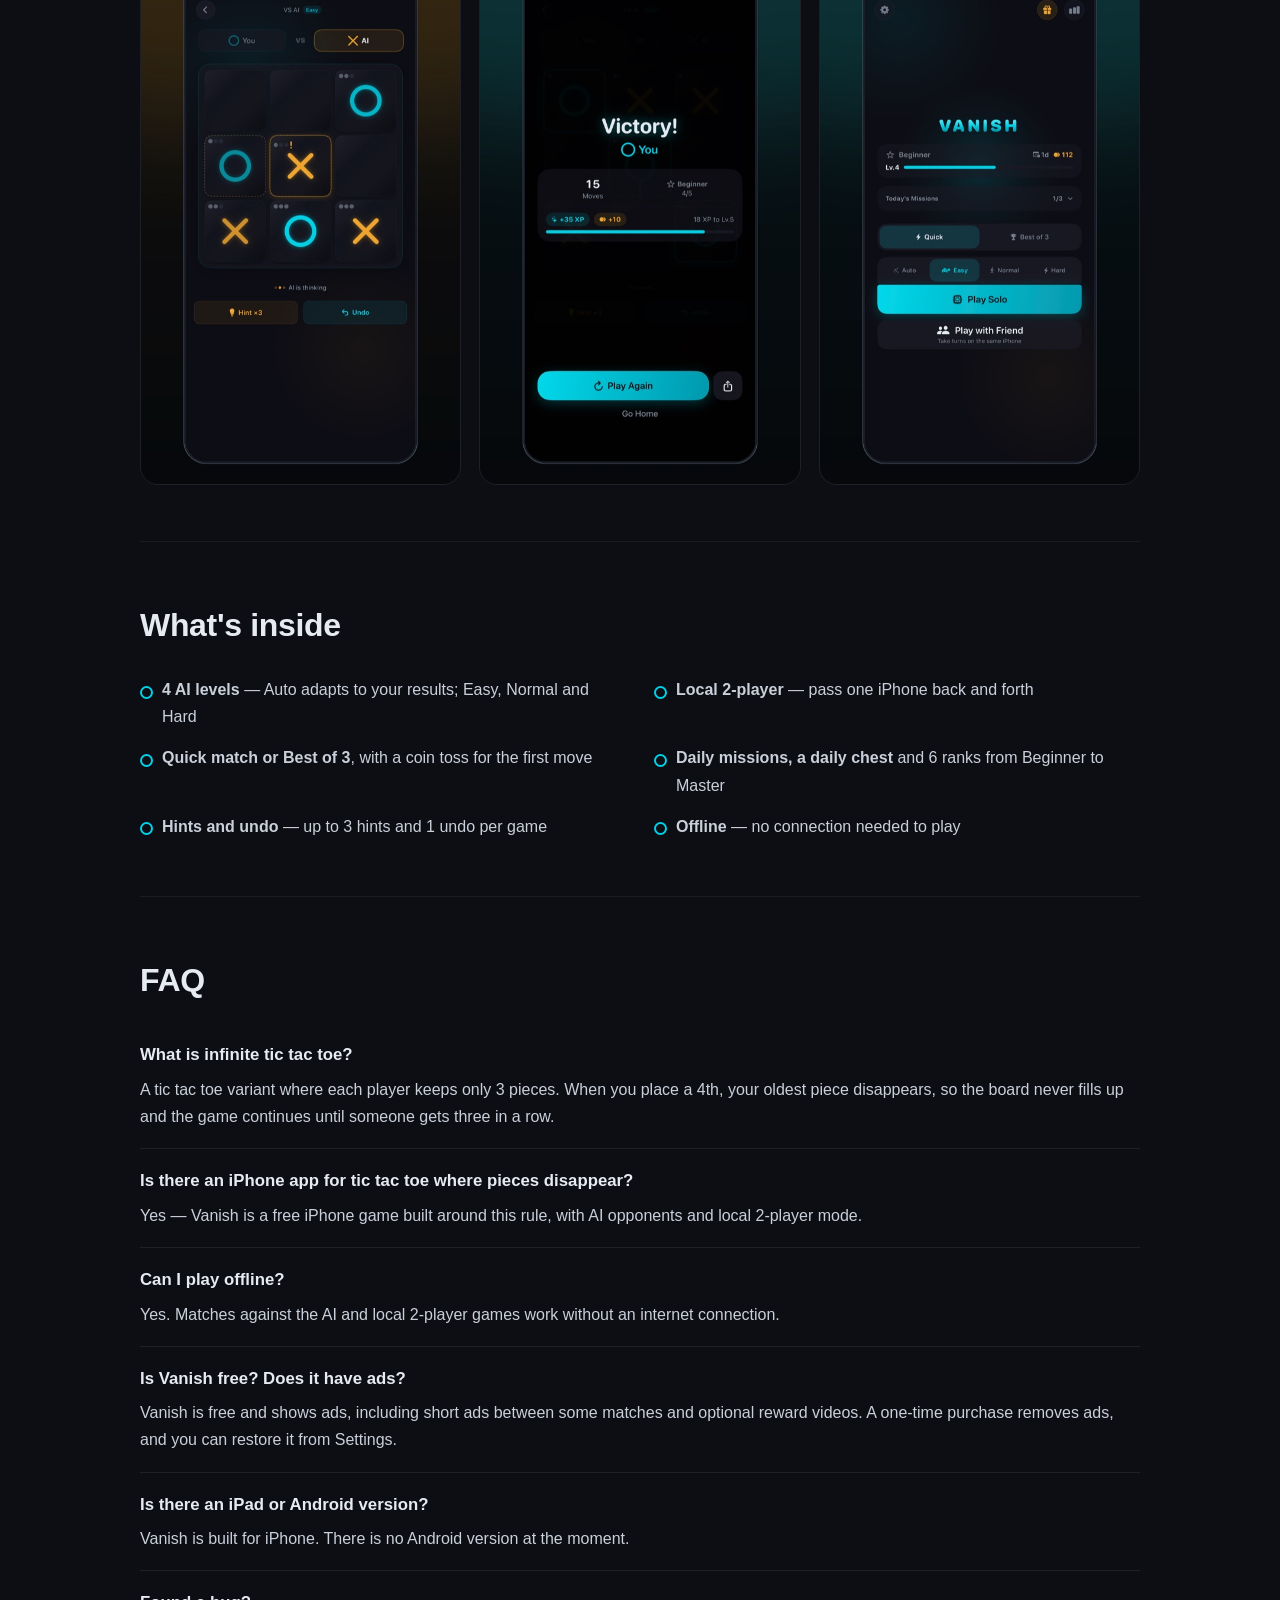
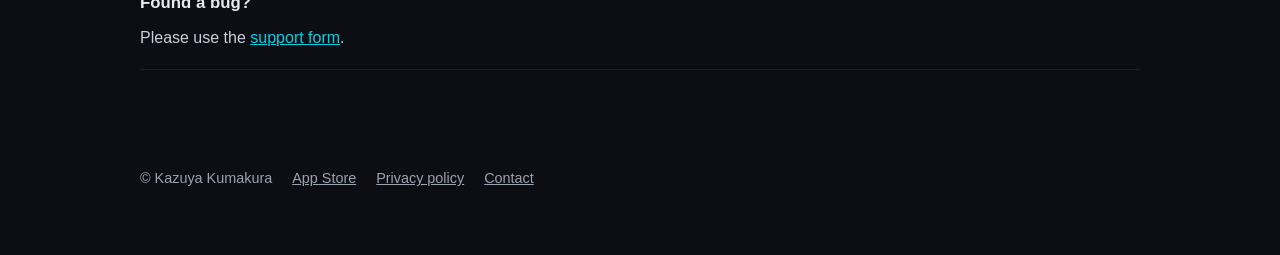
<file: vanish/en/index.html>
<!doctype html>
<html lang="en"><head>
  <meta charset="utf-8"><meta name="viewport" content="width=device-width, initial-scale=1">
  <title>Vanish — Tic Tac Toe Game Where Pieces Vanish (iPhone, 2 Player &amp; AI)</title>
  <meta name="description" content="Vanish is a free tic tac toe game for iPhone with a twist: each player keeps only 3 pieces, and placing a 4th removes your oldest. Play 4 AI levels or local 2-player, offline.">
  <link rel="canonical" href="https://bearone236.github.io/app-support/vanish/en/">
  <link rel="alternate" hreflang="en" href="https://bearone236.github.io/app-support/vanish/en/">
  <link rel="alternate" hreflang="ja" href="https://bearone236.github.io/app-support/vanish/">
  <link rel="alternate" hreflang="x-default" href="https://bearone236.github.io/app-support/vanish/en/">
  <link rel="stylesheet" href="../vanish.css">
  <script type="application/ld+json">
  {
    "@context": "https://schema.org",
    "@type": "MobileApplication",
    "name": "Vanish - Tic Tac Toe",
    "alternateName": ["Vanish", "Infinite Tic Tac Toe", "Vanishing Tic Tac Toe", "3-piece tic tac toe"],
    "description": "Tic tac toe where each player can have at most 3 pieces on the board. Placing a 4th piece removes that player's oldest piece, so games rarely end in a draw. 4 AI levels, local 2-player, offline play.",
    "applicationCategory": "GameApplication",
    "genre": ["Board game", "Puzzle", "Strategy"],
    "operatingSystem": "iOS",
    "inLanguage": ["en", "ja"],
    "isAccessibleForFree": true,
    "offers": {"@type": "Offer", "price": "0", "priceCurrency": "USD"},
    "url": "https://bearone236.github.io/app-support/vanish/en/",
    "downloadUrl": "https://apps.apple.com/app/id6759029498",
    "author": {"@type": "Person", "name": "Kazuya Kumakura"}
  }
  </script>
  <script type="application/ld+json">
  {
    "@context": "https://schema.org",
    "@type": "FAQPage",
    "mainEntity": [
      {"@type": "Question", "name": "What is infinite tic tac toe?", "acceptedAnswer": {"@type": "Answer", "text": "A tic tac toe variant where each player keeps only 3 pieces. When you place a 4th, your oldest piece disappears, so the board never fills up and the game keeps going until someone gets three in a row."}},
      {"@type": "Question", "name": "Is there an iPhone app for tic tac toe where pieces disappear?", "acceptedAnswer": {"@type": "Answer", "text": "Yes. Vanish - Tic Tac Toe is a free iPhone game built around this rule, with 4 AI difficulty levels and local 2-player mode."}},
      {"@type": "Question", "name": "Can I play offline?", "acceptedAnswer": {"@type": "Answer", "text": "Yes. Matches against the AI and local 2-player games work without an internet connection."}},
      {"@type": "Question", "name": "Is Vanish free? Does it have ads?", "acceptedAnswer": {"@type": "Answer", "text": "Vanish is free to download and shows ads, including short ads between some matches and optional reward videos. A one-time purchase removes ads."}}
    ]
  }
  </script>
</head><body>
<div class="wrap">
  <nav class="top" aria-label="Site"><a href="../../">← All apps</a><a href="../" hreflang="ja" lang="ja">日本語</a></nav>
  <main>
    <header class="hero">
      <div>
        <div class="brand"><img src="../img/icon.png" width="56" height="56" alt=""><span>Vanish - Tic Tac Toe</span></div>
        <h1>Tic tac toe, but your <em>oldest piece vanishes</em>.</h1>
        <p class="lead">Vanish is a free tic tac toe game for iPhone — play the AI or a friend (2 player). You keep only 3 pieces — place a 4th and your oldest one disappears. The board never fills up, so there are almost no draws.</p>
        <a class="cta" href="https://apps.apple.com/app/id6759029498">Download on the App Store</a>
        <span class="cta-note">Free · iPhone · Plays offline</span>
      </div>
      <figure class="demo" style="margin:0">
        <div class="board" data-demo-board data-captions="{&quot;place&quot;: &quot;Each player keeps up to 3 pieces.&quot;, &quot;warn&quot;: &quot;The blinking piece vanishes on the next move.&quot;, &quot;vanish&quot;: &quot;4th piece placed — the oldest one vanished.&quot;, &quot;static&quot;: &quot;The oldest piece blinks before it vanishes.&quot;}" role="img" aria-label="A demo board: each player keeps 3 pieces, and the oldest piece blinks and disappears when a 4th is placed."><div class="cell"></div><div class="cell"></div><div class="cell"></div><div class="cell"></div><div class="cell"></div><div class="cell"></div><div class="cell"></div><div class="cell"></div><div class="cell"></div></div>
        <figcaption class="demo-caption" data-demo-caption aria-hidden="true"></figcaption>
      </figure>
    </header>

    <section>
      <h2>The vanish rule</h2>
      <p class="prose">This variant is also known as <strong>infinite tic tac toe</strong>, <strong>vanishing tic tac toe</strong> or <strong>3-piece tic tac toe</strong> — and in the UK and Australia, noughts and crosses.</p>
      <div class="steps"><div class="step"><b>1</b><h3>Place up to 3</h3><p>Each player can have at most three pieces on the board.</p></div><div class="step"><b>2</b><h3>The oldest blinks</h3><p>Before your 4th move, your oldest piece starts blinking.</p></div><div class="step"><b>3</b><h3>Then it vanishes</h3><p>Place the 4th and the oldest is gone. Lines you built can fall apart.</p></div></div>
    </section>

    <section>
      <h2>Why it beats classic tic tac toe</h2>
      <p class="prose">Classic 3×3 tic tac toe ends in a draw between players who know it. In Vanish you have to read which piece disappears next — yours and your opponent's — so every match is decided by thinking a few moves ahead.</p>
      <div class="shots"><img src="../img/en-2_vanished.jpg" width="540" height="1168" loading="lazy" alt="A match in progress: the oldest piece is about to vanish"><img src="../img/en-3_win.jpg" width="540" height="1168" loading="lazy" alt="A winning line in Vanish"><img src="../img/en-4_home.jpg" width="540" height="1168" loading="lazy" alt="Home screen with daily missions and rank"></div>
    </section>

    <section>
      <h2>What's inside</h2>
      <ul class="features"><li><strong>4 AI levels</strong> — Auto adapts to your results; Easy, Normal and Hard</li><li><strong>Local 2-player</strong> — pass one iPhone back and forth</li><li><strong>Quick match or Best of 3</strong>, with a coin toss for the first move</li><li><strong>Daily missions, a daily chest</strong> and 6 ranks from Beginner to Master</li><li><strong>Hints and undo</strong> — up to 3 hints and 1 undo per game</li><li><strong>Offline</strong> — no connection needed to play</li></ul>
    </section>

    <section class="faq">
      <h2>FAQ</h2>
      <div class="qa"><h3>What is infinite tic tac toe?</h3><p>A tic tac toe variant where each player keeps only 3 pieces. When you place a 4th, your oldest piece disappears, so the board never fills up and the game continues until someone gets three in a row.</p></div><div class="qa"><h3>Is there an iPhone app for tic tac toe where pieces disappear?</h3><p>Yes — Vanish is a free iPhone game built around this rule, with AI opponents and local 2-player mode.</p></div><div class="qa"><h3>Can I play offline?</h3><p>Yes. Matches against the AI and local 2-player games work without an internet connection.</p></div><div class="qa"><h3>Is Vanish free? Does it have ads?</h3><p>Vanish is free and shows ads, including short ads between some matches and optional reward videos. A one-time purchase removes ads, and you can restore it from Settings.</p></div><div class="qa"><h3>Is there an iPad or Android version?</h3><p>Vanish is built for iPhone. There is no Android version at the moment.</p></div><div class="qa"><h3>Found a bug?</h3><p>Please use the <a href="https://github.com/bearone236/app-support/issues/new?labels=vanish&amp;title=Vanish%20support%3A%20">support form</a>.</p></div>
    </section>
  </main>
  <footer>
    <span>© Kazuya Kumakura</span>
    <a href="https://apps.apple.com/app/id6759029498">App Store</a>
    <a href="https://bearone236.github.io/vanish-tic-tac-toe-privacy/">Privacy policy</a>
    <a href="https://github.com/bearone236/app-support/issues/new?labels=vanish&amp;title=Vanish%20support%3A%20">Contact</a>
  </footer>
</div>
<script src="../vanish-demo.js" defer></script>
</body></html>
</file>
<file: styles.css>
:root {
  color-scheme: light;
  font-family: -apple-system, BlinkMacSystemFont, "Segoe UI", sans-serif;
  color: #25231f;
  background: #f7f4ed;
}

* { box-sizing: border-box; }
body { margin: 0; line-height: 1.65; }
main { max-width: 780px; margin: 0 auto; padding: 56px 24px 80px; }
nav { margin-bottom: 40px; }
a { color: #245fae; }
h1 { font-size: clamp(2rem, 6vw, 3.5rem); line-height: 1.1; margin: 0 0 16px; }
h2 { margin-top: 36px; }
.lead { font-size: 1.15rem; color: #5d584f; }
.cards { display: grid; grid-template-columns: repeat(auto-fit, minmax(240px, 1fr)); gap: 18px; margin-top: 32px; }
.card { display: block; padding: 24px; background: #fff; border: 1px solid #e6dfd2; border-radius: 18px; color: inherit; text-decoration: none; }
.card:hover { border-color: #b9aa94; }
.card h2 { margin: 0 0 6px; }
.links { display: flex; flex-wrap: wrap; gap: 12px 20px; }
.meta { color: #746e64; font-size: .92rem; }
.notice { padding: 16px 18px; background: #fff7dc; border-radius: 12px; }
footer { margin-top: 56px; padding-top: 20px; border-top: 1px solid #ddd5c8; color: #746e64; font-size: .9rem; }
</file>
<file: vanish/vanish.css>
:root {
  color-scheme: dark;
  --bg: #0d0d14;
  --surface: #1a1a24;
  --surface-2: #232330;
  --line: rgba(0, 209, 230, .16);
  --text: #e6ebf2;
  --muted: #9aa3b0;
  --o: #00d1e6;
  --x: #f0a62e;
  font-family: -apple-system, BlinkMacSystemFont, "Segoe UI", "Hiragino Sans", sans-serif;
  color: var(--text);
  background: var(--bg);
}

* { box-sizing: border-box; }
body {
  margin: 0;
  line-height: 1.7;
  background:
    radial-gradient(60rem 40rem at 85% -10%, rgba(240, 166, 46, .14), transparent 60%),
    radial-gradient(50rem 36rem at -10% 10%, rgba(0, 209, 230, .12), transparent 60%),
    var(--bg);
}
a { color: var(--o); }
.wrap { max-width: 1040px; margin: 0 auto; padding: 0 20px; }

.top { display: flex; justify-content: space-between; align-items: center; padding: 20px 0; font-size: .92rem; }
.top a { color: var(--muted); text-decoration: none; }
.top a:hover { color: var(--text); }

.hero { display: grid; grid-template-columns: 1.1fr .9fr; gap: 48px; align-items: center; padding: 40px 0 72px; }
.brand { display: flex; align-items: center; gap: 14px; margin-bottom: 20px; }
.brand img { width: 56px; height: 56px; border-radius: 14px; }
.brand span { font-weight: 600; color: var(--muted); }
h1 { font-size: clamp(2.2rem, 5.4vw, 3.8rem); line-height: 1.08; letter-spacing: -.02em; margin: 0 0 18px; }
h1 em { font-style: normal; color: var(--x); }
.lead { font-size: 1.15rem; color: var(--muted); margin: 0 0 28px; max-width: 32em; }
.cta { display: inline-flex; align-items: center; gap: 10px; padding: 14px 24px; border-radius: 999px; background: var(--o); color: #04232a; font-weight: 700; text-decoration: none; }
.cta:hover { background: #4debfa; }
.cta-note { display: block; margin-top: 12px; color: var(--muted); font-size: .88rem; }

.demo { justify-self: center; width: min(100%, 340px); }
.board { display: grid; grid-template-columns: repeat(3, 1fr); gap: 10px; padding: 14px; border-radius: 22px; background: var(--surface); border: 1px solid var(--line); box-shadow: 0 30px 80px rgba(0, 0, 0, .45); }
.cell { aspect-ratio: 1; border-radius: 14px; background: #12121a; display: grid; place-items: center; }
.cell svg { width: 58%; height: 58%; transition: opacity .45s ease, transform .45s ease; }
.cell svg.enter { opacity: 0; transform: scale(.6); }
.cell svg.oldest { animation: blink .9s ease-in-out infinite; }
.cell svg.leave { opacity: 0; transform: scale(1.35); }
@keyframes blink { 50% { opacity: .25; } }
.demo-caption { text-align: center; color: var(--muted); font-size: .9rem; margin-top: 14px; min-height: 1.7em; }

section { padding: 56px 0; border-top: 1px solid rgba(255, 255, 255, .06); }
h2 { font-size: clamp(1.5rem, 3vw, 2rem); margin: 0 0 16px; letter-spacing: -.01em; }
h3 { font-size: 1.05rem; margin: 0 0 6px; }
.prose { max-width: 42em; color: #c9d0da; }

.steps { display: grid; grid-template-columns: repeat(3, 1fr); gap: 16px; margin-top: 28px; }
.step { padding: 22px; border-radius: 18px; background: var(--surface); border: 1px solid var(--line); }
.step b { display: block; font-size: 2rem; line-height: 1; margin-bottom: 10px; color: var(--x); }
.step p { margin: 0; color: #c9d0da; }

.shots { display: grid; grid-template-columns: repeat(3, 1fr); gap: 18px; margin-top: 28px; }
.shots img { width: 100%; height: auto; border-radius: 18px; border: 1px solid rgba(255, 255, 255, .08); }

.features { display: grid; grid-template-columns: repeat(2, 1fr); gap: 14px 28px; margin: 24px 0 0; padding: 0; list-style: none; }
.features li { padding-left: 22px; position: relative; color: #c9d0da; }
.features li::before { content: ""; position: absolute; left: 0; top: .6em; width: 9px; height: 9px; border-radius: 50%; border: 2px solid var(--o); }

.qa { padding: 18px 0; border-bottom: 1px solid rgba(255, 255, 255, .08); }
.qa p { margin: 0; color: #c9d0da; }

footer { padding: 40px 0 64px; color: var(--muted); font-size: .9rem; display: flex; flex-wrap: wrap; gap: 8px 20px; }
footer a { color: var(--muted); }

@media (max-width: 760px) {
  .hero { grid-template-columns: 1fr; gap: 36px; padding-top: 16px; }
  .steps, .shots { grid-template-columns: 1fr; }
  .shots { max-width: 260px; margin-inline: auto; }
  .features { grid-template-columns: 1fr; }
}

@media (prefers-reduced-motion: reduce) {
  .cell svg, .cell svg.oldest { animation: none; transition: none; }
}

h1, h2, .lead { word-break: auto-phrase; text-wrap: pretty; }
</file>
